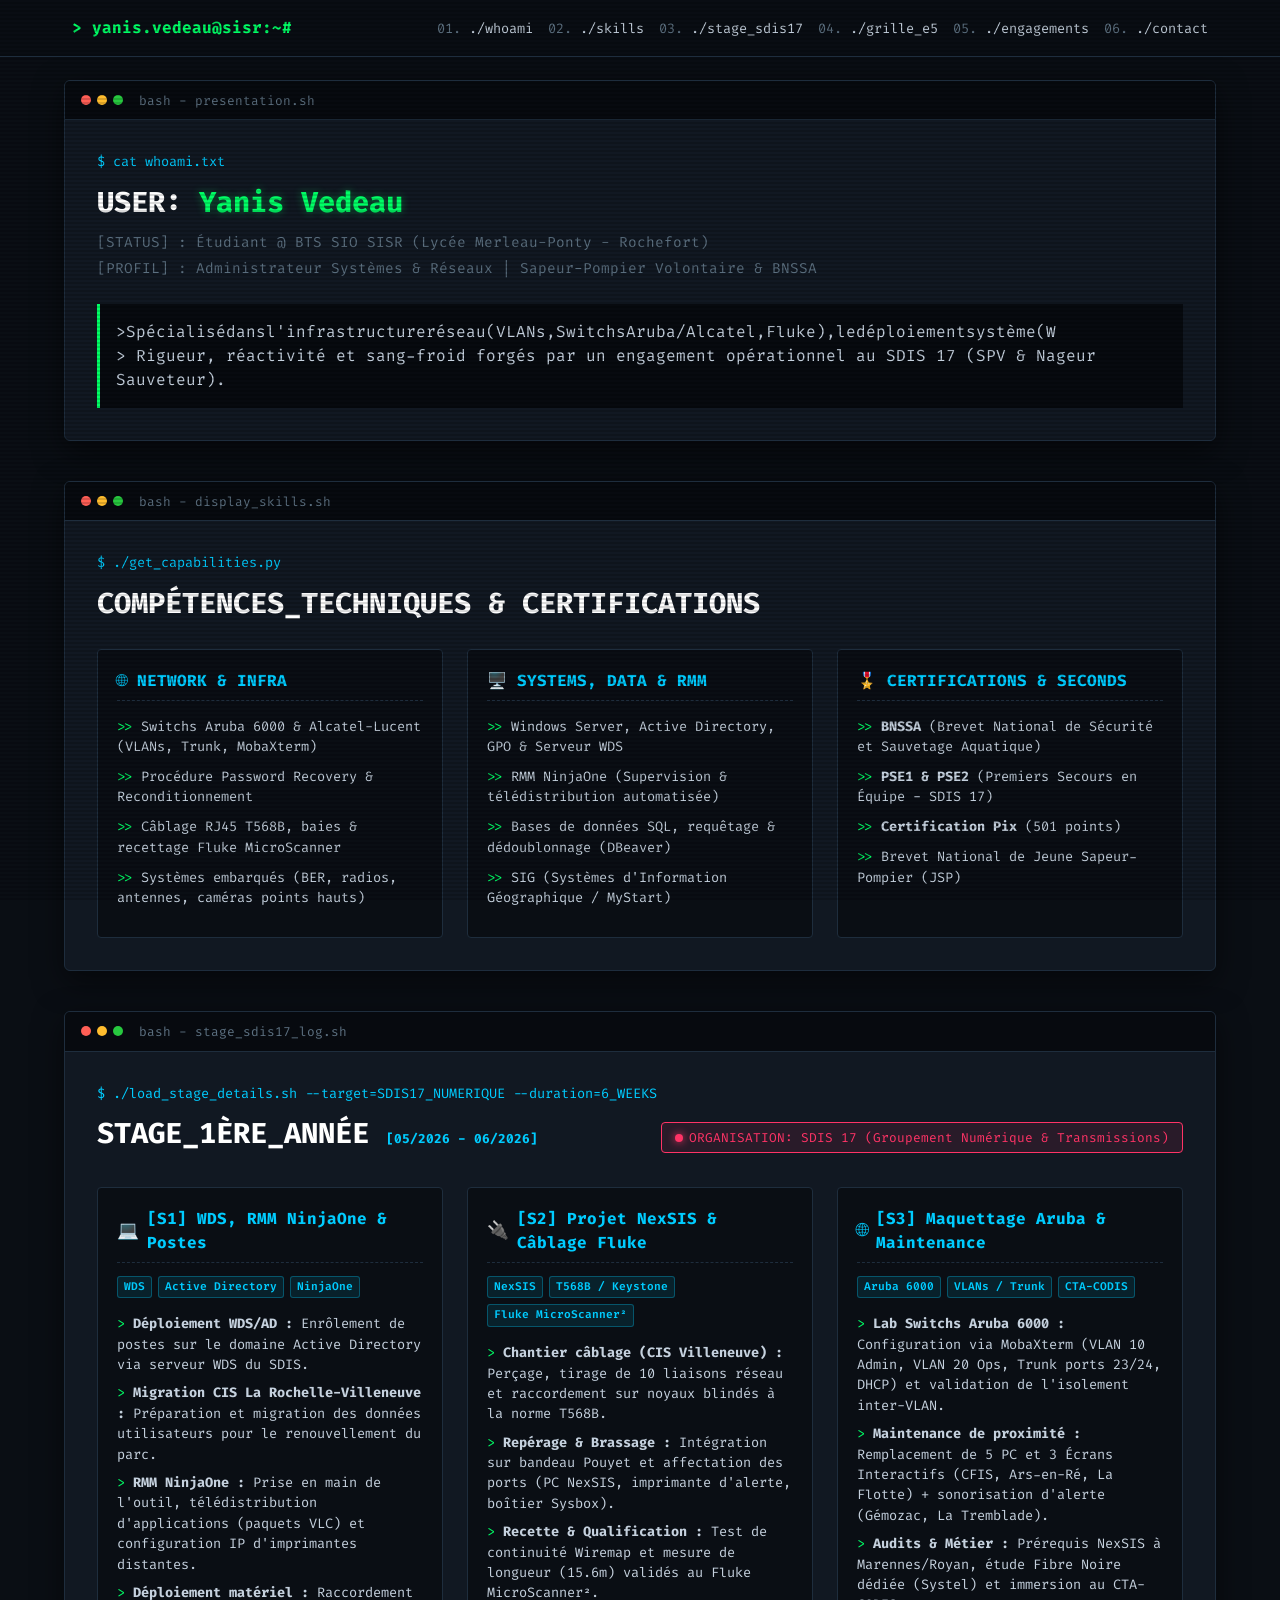
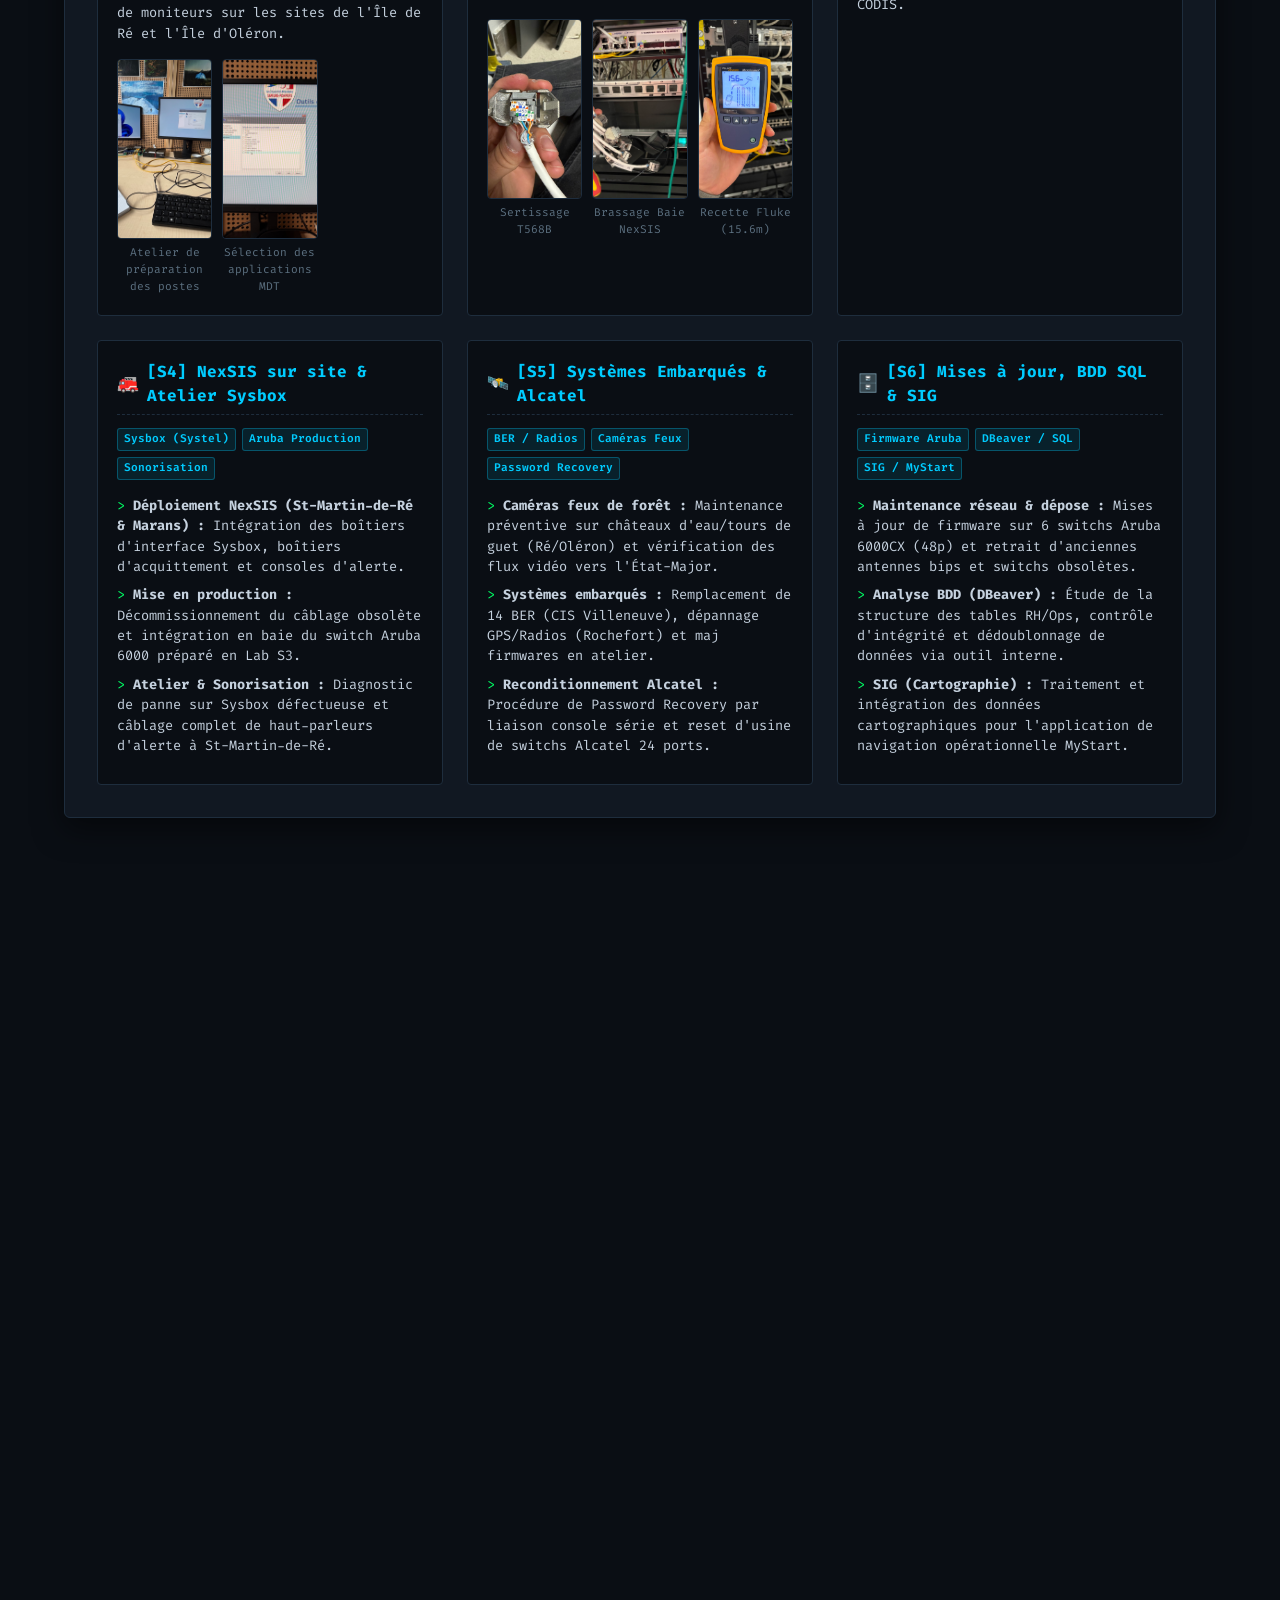
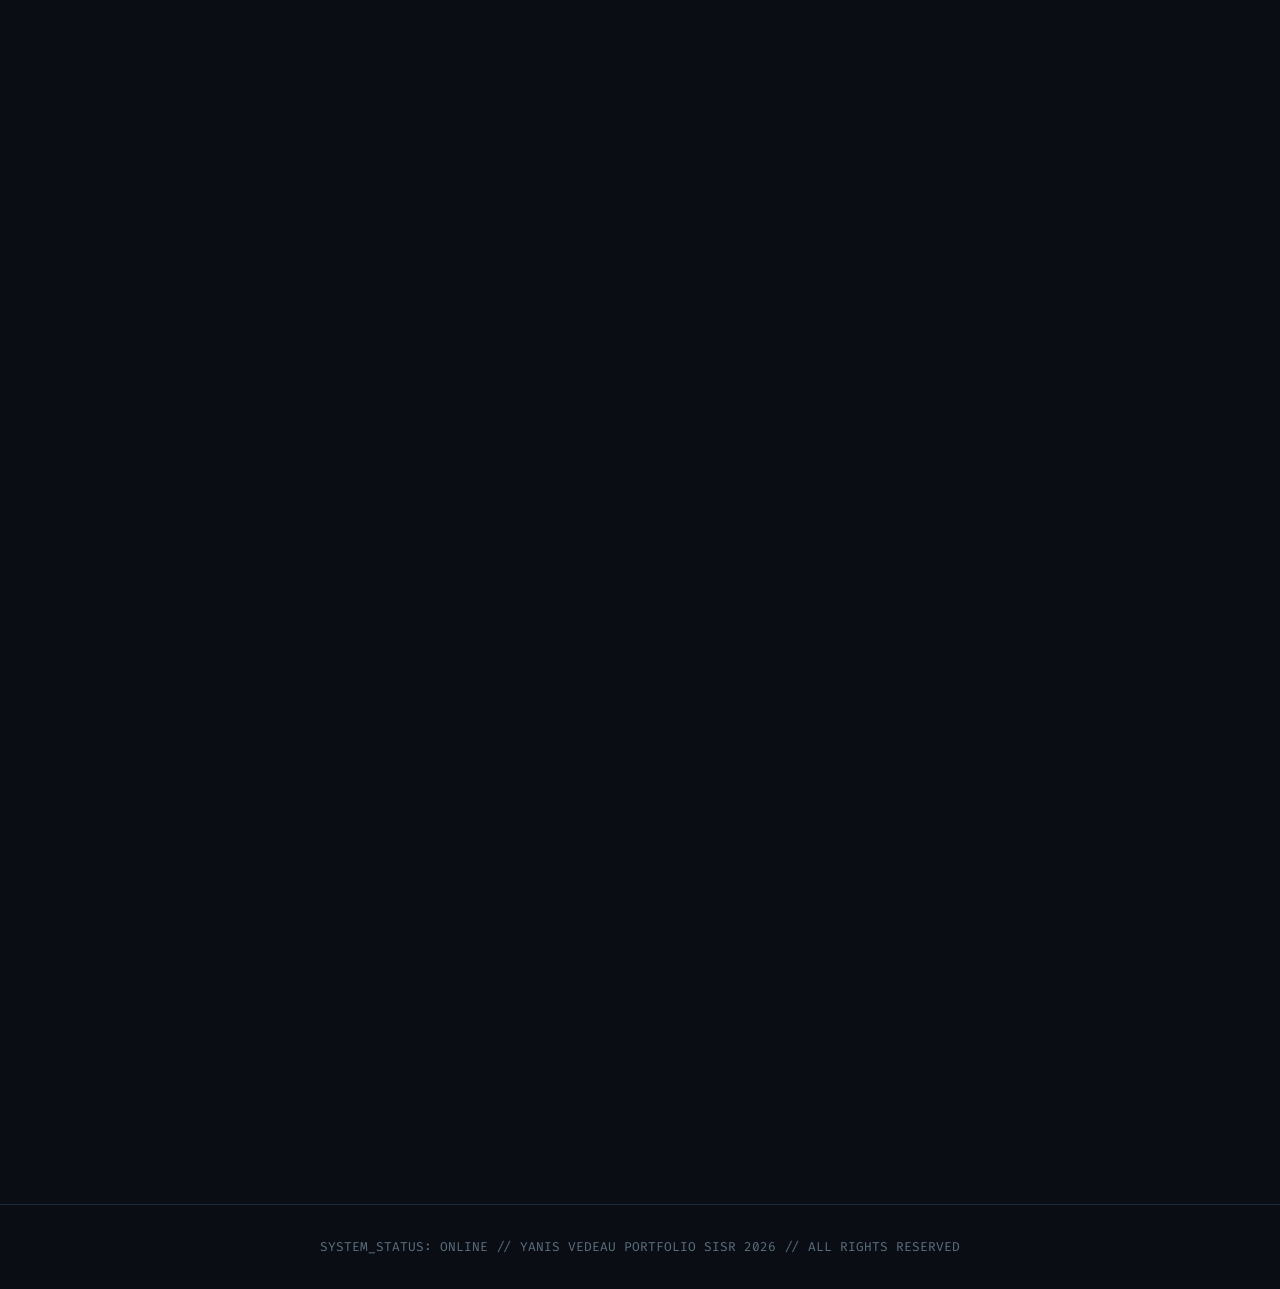
<file: PORTEFOLIO.html>
<!DOCTYPE html>
<html lang="fr">
<head>
    <meta charset="UTF-8">
    <meta name="viewport" content="width=device-width, initial-scale=1.0">
    <title>Yanis Vedeau // Portfolio BTS SIO SISR</title>
    <link rel="stylesheet" href="style.css">
    <link rel="preconnect" href="https://fonts.googleapis.com">
    <link rel="preconnect" href="https://fonts.gstatic.com" crossorigin>
    <link href="https://fonts.googleapis.com/css2?family=Fira+Code:wght@400;600;700&display=swap" rel="stylesheet">
</head>
<body>

    <div class="overlay"></div>

    <div id="image-modal" class="modal">
        <span class="modal-close">&times;</span>
        <img class="modal-content" id="modal-img" alt="Vue agrandie">
        <div id="modal-caption"></div>
    </div>

    <header>
        <nav>
            <div class="brand"><span class="blink">></span> yanis.vedeau@sisr:~#</div>
            <ul>
                <li><a href="#presentation"><span class="cmd-num">01.</span> ./whoami</a></li>
                <li><a href="#competences"><span class="cmd-num">02.</span> ./skills</a></li>
                <li><a href="#stage"><span class="cmd-num">03.</span> ./stage_sdis17</a></li>
                <li><a href="#tableau-e5"><span class="cmd-num">04.</span> ./grille_e5</a></li>
                <li><a href="#engagements"><span class="cmd-num">05.</span> ./engagements</a></li>
                <li><a href="#contact"><span class="cmd-num">06.</span> ./contact</a></li>
            </ul>
        </nav>
    </header>

    <main>
        <section id="presentation" class="terminal-card">
            <div class="card-header">
                <span class="dot red"></span>
                <span class="dot yellow"></span>
                <span class="dot green"></span>
                <span class="card-title">bash - presentation.sh</span>
            </div>
            <div class="card-body">
                <p class="prompt">$ cat whoami.txt</p>
                <h1>USER: <span class="neon-text">Yanis Vedeau</span></h1>
                <p class="role">[STATUS] : Étudiant @ BTS SIO SISR (Lycée Merleau-Ponty - Rochefort)</p>
                <p class="role">[PROFIL] : Administrateur Systèmes & Réseaux | Sapeur-Pompier Volontaire & BNSSA</p>
                <div class="console-box">
                    <p>> Spécialisé dans l'infrastructure réseau (VLANs, Switchs Aruba/Alcatel, Fluke), le déploiement système (WDS/AD, NinjaOne RMM) et l'administration de bases de données (SQL/DBeaver, SIG).</p>
                    <p>> Rigueur, réactivité et sang-froid forgés par un engagement opérationnel au SDIS 17 (SPV & Nageur Sauveteur).</p>
                </div>
            </div>
        </section>

        <section id="competences" class="terminal-card">
            <div class="card-header">
                <span class="dot red"></span>
                <span class="dot yellow"></span>
                <span class="dot green"></span>
                <span class="card-title">bash - display_skills.sh</span>
            </div>
            <div class="card-body">
                <p class="prompt">$ ./get_capabilities.py</p>
                <h2>COMPÉTENCES_TECHNIQUES & CERTIFICATIONS</h2>

                <div class="grid-skills">
                    <div class="skill-box">
                        <div class="skill-title">🌐 NETWORK & INFRA</div>
                        <ul>
                            <li>Switchs Aruba 6000 & Alcatel-Lucent (VLANs, Trunk, MobaXterm)</li>
                            <li>Procédure Password Recovery & Reconditionnement</li>
                            <li>Câblage RJ45 T568B, baies & recettage Fluke MicroScanner</li>
                            <li>Systèmes embarqués (BER, radios, antennes, caméras points hauts)</li>
                        </ul>
                    </div>

                    <div class="skill-box">
                        <div class="skill-title">🖥️ SYSTEMS, DATA & RMM</div>
                        <ul>
                            <li>Windows Server, Active Directory, GPO & Serveur WDS</li>
                            <li>RMM NinjaOne (Supervision & télédistribution automatisée)</li>
                            <li>Bases de données SQL, requêtage & dédoublonnage (DBeaver)</li>
                            <li>SIG (Systèmes d'Information Géographique / MyStart)</li>
                        </ul>
                    </div>

                    <div class="skill-box">
                        <div class="skill-title">🎖️ CERTIFICATIONS & SECONDS</div>
                        <ul>
                            <li><strong>BNSSA</strong> (Brevet National de Sécurité et Sauvetage Aquatique)</li>
                            <li><strong>PSE1 & PSE2</strong> (Premiers Secours en Équipe - SDIS 17)</li>
                            <li><strong>Certification Pix</strong> (501 points)</li>
                            <li>Brevet National de Jeune Sapeur-Pompier (JSP)</li>
                        </ul>
                    </div>
                </div>
            </div>
        </section>

        <section id="stage" class="terminal-card">
            <div class="card-header">
                <span class="dot red"></span>
                <span class="dot yellow"></span>
                <span class="dot green"></span>
                <span class="card-title">bash - stage_sdis17_log.sh</span>
            </div>
            <div class="card-body">
                <p class="prompt">$ ./load_stage_details.sh --target=SDIS17_NUMERIQUE --duration=6_WEEKS</p>
                
                <div class="stage-title-wrapper">
                    <h2>STAGE_1ÈRE_ANNÉE <span class="tag">[05/2026 - 06/2026]</span></h2>
                    <div class="sdis-badge">
                        <span class="pulse-dot"></span> ORGANISATION: SDIS 17 (Groupement Numérique & Transmissions)
                    </div>
                </div>

                <div class="grid-stage">
                    <div class="node-card highlight-border">
                        <div class="node-header">
                            <span class="icon">💻</span>
                            <span>[S1] WDS, RMM NinjaOne & Postes</span>
                        </div>
                        <div class="tech-tags">
                            <span class="tech-badge">WDS</span>
                            <span class="tech-badge">Active Directory</span>
                            <span class="tech-badge">NinjaOne</span>
                        </div>
                        <ul>
                            <li><strong>Déploiement WDS/AD :</strong> Enrôlement de postes sur le domaine Active Directory via serveur WDS du SDIS.</li>
                            <li><strong>Migration CIS La Rochelle-Villeneuve :</strong> Préparation et migration des données utilisateurs pour le renouvellement du parc.</li>
                            <li><strong>RMM NinjaOne :</strong> Prise en main de l'outil, télédistribution d'applications (paquets VLC) et configuration IP d'imprimantes distantes.</li>
                            <li><strong>Déploiement matériel :</strong> Raccordement de moniteurs sur les sites de l'Île de Ré et l'Île d'Oléron.</li>
                        </ul>
                        
                        <div class="media-grid">
                            <div class="media-preview">
                                <div class="img-container">
                                    <img src="assets/images/IMG_2946.jpg" alt="Atelier de préparation des postes" class="zoomable-img">
                                </div>
                                <span class="media-caption">Atelier de préparation des postes</span>
                            </div>
                            <div class="media-preview">
                                <div class="img-container">
                                    <img src="assets/images/IMG_2992.jpg" alt="Sélection des applications MDT" class="zoomable-img">
                                </div>
                                <span class="media-caption">Sélection des applications MDT</span>
                            </div>
                        </div>
                    </div>

                    <div class="node-card highlight-border">
                        <div class="node-header">
                            <span class="icon">🔌</span>
                            <span>[S2] Projet NexSIS & Câblage Fluke</span>
                        </div>
                        <div class="tech-tags">
                            <span class="tech-badge">NexSIS</span>
                            <span class="tech-badge">T568B / Keystone</span>
                            <span class="tech-badge">Fluke MicroScanner²</span>
                        </div>
                        <ul>
                            <li><strong>Chantier câblage (CIS Villeneuve) :</strong> Perçage, tirage de 10 liaisons réseau et raccordement sur noyaux blindés à la norme T568B.</li>
                            <li><strong>Repérage & Brassage :</strong> Intégration sur bandeau Pouyet et affectation des ports (PC NexSIS, imprimante d'alerte, boîtier Sysbox).</li>
                            <li><strong>Recette & Qualification :</strong> Test de continuité Wiremap et mesure de longueur (15.6m) validés au Fluke MicroScanner².</li>
                        </ul>
                        
                        <div class="media-grid">
                            <div class="media-preview">
                                <div class="img-container">
                                    <img src="assets/images/IMG_3050.jpg" alt="Raccordement noyau RJ45 T568B" class="zoomable-img">
                                </div>
                                <span class="media-caption">Sertissage T568B</span>
                            </div>
                            <div class="media-preview">
                                <div class="img-container">
                                    <img src="assets/images/IMG_3069.jpg" alt="Faisceau de câbles réseau avant brassage" class="zoomable-img">
                                </div>
                                <span class="media-caption">Brassage Baie NexSIS</span>
                            </div>
                            <div class="media-preview">
                                <div class="img-container">
                                    <img src="assets/images/IMG_3080.jpg" alt="Recette Fluke MicroScanner à 15.6m" class="zoomable-img">
                                </div>
                                <span class="media-caption">Recette Fluke (15.6m)</span>
                            </div>
                        </div>
                    </div>

                    <div class="node-card highlight-border">
                        <div class="node-header">
                            <span class="icon">🌐</span>
                            <span>[S3] Maquettage Aruba & Maintenance</span>
                        </div>
                        <div class="tech-tags">
                            <span class="tech-badge">Aruba 6000</span>
                            <span class="tech-badge">VLANs / Trunk</span>
                            <span class="tech-badge">CTA-CODIS</span>
                        </div>
                        <ul>
                            <li><strong>Lab Switchs Aruba 6000 :</strong> Configuration via MobaXterm (VLAN 10 Admin, VLAN 20 Ops, Trunk ports 23/24, DHCP) et validation de l'isolement inter-VLAN.</li>
                            <li><strong>Maintenance de proximité :</strong> Remplacement de 5 PC et 3 Écrans Interactifs (CFIS, Ars-en-Ré, La Flotte) + sonorisation d'alerte (Gémozac, La Tremblade).</li>
                            <li><strong>Audits & Métier :</strong> Prérequis NexSIS à Marennes/Royan, étude Fibre Noire dédiée (Systel) et immersion au CTA-CODIS.</li>
                        </ul>
                    </div>

                    <div class="node-card highlight-border">
                        <div class="node-header">
                            <span class="icon">🚒</span>
                            <span>[S4] NexSIS sur site & Atelier Sysbox</span>
                        </div>
                        <div class="tech-tags">
                            <span class="tech-badge">Sysbox (Systel)</span>
                            <span class="tech-badge">Aruba Production</span>
                            <span class="tech-badge">Sonorisation</span>
                        </div>
                        <ul>
                            <li><strong>Déploiement NexSIS (St-Martin-de-Ré & Marans) :</strong> Intégration des boîtiers d'interface Sysbox, boîtiers d'acquittement et consoles d'alerte.</li>
                            <li><strong>Mise en production :</strong> Décommissionnement du câblage obsolète et intégration en baie du switch Aruba 6000 préparé en Lab S3.</li>
                            <li><strong>Atelier & Sonorisation :</strong> Diagnostic de panne sur Sysbox défectueuse et câblage complet de haut-parleurs d'alerte à St-Martin-de-Ré.</li>
                        </ul>
                    </div>

                    <div class="node-card highlight-border">
                        <div class="node-header">
                            <span class="icon">🛰️</span>
                            <span>[S5] Systèmes Embarqués & Alcatel</span>
                        </div>
                        <div class="tech-tags">
                            <span class="tech-badge">BER / Radios</span>
                            <span class="tech-badge">Caméras Feux</span>
                            <span class="tech-badge">Password Recovery</span>
                        </div>
                        <ul>
                            <li><strong>Caméras feux de forêt :</strong> Maintenance préventive sur châteaux d'eau/tours de guet (Ré/Oléron) et vérification des flux vidéo vers l'État-Major.</li>
                            <li><strong>Systèmes embarqués :</strong> Remplacement de 14 BER (CIS Villeneuve), dépannage GPS/Radios (Rochefort) et maj firmwares en atelier.</li>
                            <li><strong>Reconditionnement Alcatel :</strong> Procédure de Password Recovery par liaison console série et reset d'usine de switchs Alcatel 24 ports.</li>
                        </ul>
                    </div>

                    <div class="node-card highlight-border">
                        <div class="node-header">
                            <span class="icon">🗄️</span>
                            <span>[S6] Mises à jour, BDD SQL & SIG</span>
                        </div>
                        <div class="tech-tags">
                            <span class="tech-badge">Firmware Aruba</span>
                            <span class="tech-badge">DBeaver / SQL</span>
                            <span class="tech-badge">SIG / MyStart</span>
                        </div>
                        <ul>
                            <li><strong>Maintenance réseau & dépose :</strong> Mises à jour de firmware sur 6 switchs Aruba 6000CX (48p) et retrait d'anciennes antennes bips et switchs obsolètes.</li>
                            <li><strong>Analyse BDD (DBeaver) :</strong> Étude de la structure des tables RH/Ops, contrôle d'intégrité et dédoublonnage de données via outil interne.</li>
                            <li><strong>SIG (Cartographie) :</strong> Traitement et intégration des données cartographiques pour l'application de navigation opérationnelle MyStart.</li>
                        </ul>
                    </div>
                </div>
            </div>
        </section>

        <section id="tableau-e5" class="terminal-card">
            <div class="card-header">
                <span class="dot red"></span>
                <span class="dot yellow"></span>
                <span class="dot green"></span>
                <span class="card-title">bash - matrix_e5.sh</span>
            </div>
            <div class="card-body">
                <p class="prompt">$ ./render_e5_grid.py --student="Yanis Vedeau"</p>
                <h2>TABLEAU_DE_SYNTHÈSE_E5 <span class="tag">[OPTION SISR]</span></h2>

                <div class="download-container">
                    <span>> DOCUMENT_OFFICIEL_JURY_E5.PDF</span>
                    <a href="assets/tableau-de-synthese-E5.pdf" class="cyber-btn" target="_blank" download>[DOWNLOAD_E5_GRID]</a>
                </div>

                <div class="table-wrapper">
                    <table class="cyber-table">
                        <thead>
                            <tr>
                                <th class="col-main">Réalisations Professionnelles</th>
                                <th>Période</th>
                                <th>Gérer le patrimoine</th>
                                <th>Incidents & Demandes</th>
                                <th>Présence en ligne</th>
                                <th>Mode projet</th>
                                <th>Service à dispo.</th>
                                <th>Dev. personnel</th>
                            </tr>
                        </thead>
                        <tbody>
                            <tr class="group-header">
                                <td colspan="8">// MISSION_STAGE_SDIS_17 (CARNET DE BORD 6 SEMAINES)</td>
                            </tr>
                            <tr>
                                <td class="text-left">S1 : Enrôlement WDS/AD, migration de données (CIS Villeneuve), télédistribution NinjaOne et installation de moniteurs</td>
                                <td>05/2026</td>
                                <td class="active-cell">[X]</td>
                                <td class="active-cell">[X]</td>
                                <td></td>
                                <td></td>
                                <td class="active-cell">[X]</td>
                                <td></td>
                            </tr>
                            <tr>
                                <td class="text-left">S2 : Câblage structure réseau NexSIS (10 prises RJ45 T568B, baie), recette au testeur Fluke MicroScanner²</td>
                                <td>05/2026</td>
                                <td class="active-cell">[X]</td>
                                <td></td>
                                <td></td>
                                <td class="active-cell">[X]</td>
                                <td class="active-cell">[X]</td>
                                <td></td>
                            </tr>
                            <tr>
                                <td class="text-left">S3 : Maquettage en Lab de switchs Aruba 6000 (VLANs/Trunk/MobaXterm), maintenance ENI/sonorisation et immersion CTA-CODIS</td>
                                <td>05/2026</td>
                                <td class="active-cell">[X]</td>
                                <td class="active-cell">[X]</td>
                                <td></td>
                                <td></td>
                                <td class="active-cell">[X]</td>
                                <td></td>
                            </tr>
                            <tr>
                                <td class="text-left">S4 : Intégration matérielle infrastructure NexSIS (Sysbox, boîtiers d'acquittement), mise en production Aruba et diagnostic atelier</td>
                                <td>06/2026</td>
                                <td class="active-cell">[X]</td>
                                <td class="active-cell">[X]</td>
                                <td></td>
                                <td></td>
                                <td class="active-cell">[X]</td>
                                <td></td>
                            </tr>
                            <tr>
                                <td class="text-left">S5 : Maintenance préventive/corrective équipements feux de forêt (caméras/points hauts), embarqués (BER/radios) et Password Recovery Alcatel</td>
                                <td>06/2026</td>
                                <td class="active-cell">[X]</td>
                                <td class="active-cell">[X]</td>
                                <td></td>
                                <td></td>
                                <td class="active-cell">[X]</td>
                                <td></td>
                            </tr>
                            <tr>
                                <td class="text-left">S6 : Mises à jour de firmwares switchs Aruba, analyse/dédoublonnage de tables SQL (DBeaver) et intégration de données SIG (MyStart)</td>
                                <td>06/2026</td>
                                <td class="active-cell">[X]</td>
                                <td class="active-cell">[X]</td>
                                <td></td>
                                <td class="active-cell">[X]</td>
                                <td class="active-cell">[X]</td>
                                <td></td>
                            </tr>

                            <tr class="group-header">
                                <td colspan="8">// MISSIONS_DEUXIÈME_ANNÉE</td>
                            </tr>
                            <tr>
                                <td colspan="8" class="locked-row">--- [LOCKED / PENDING_YEAR_2] ---</td>
                            </tr>
                        </tbody>
                    </table>
                </div>
            </div>
        </section>

        <section id="engagements" class="terminal-card">
            <div class="card-header">
                <span class="dot red"></span>
                <span class="dot yellow"></span>
                <span class="dot green"></span>
                <span class="card-title">bash - engagements.sh</span>
            </div>
            <div class="card-body">
                <p class="prompt">$ ./get_background.sh</p>
                <h2>ENGAGEMENTS & EXPÉRIENCES</h2>

                <div class="grid-stage">
                    <div class="node-card">
                        <div class="node-header">[SECOURS] Nageur Sauveteur SDIS 17</div>
                        <p class="role">Saisonnier (07/2026 - 08/2026)</p>
                        <ul>
                            <li>Surveillance des zones de baignade et sauvetage aquatique.</li>
                            <li>Application des gestes de premiers secours (PSE1/PSE2).</li>
                        </ul>
                    </div>

                    <div class="node-card">
                        <div class="node-header">[ENGAGEMENT] Sapeur-Pompier Volontaire</div>
                        <p class="role">CIS Rochefort (Depuis 07/2025)</p>
                        <ul>
                            <li>Opérationnel en secours à personne et incendie.</li>
                            <li>Brevet National de JSP obtenu après 3 ans de formation.</li>
                        </ul>
                    </div>

                    <div class="node-card">
                        <div class="node-header">[HONNEURS & ASSOCIATIF]</div>
                        <p class="role">Distinctions et Bénévolat</p>
                        <ul>
                            <li>Lauréat du Prix du Jeune Méritant (Ordre National du Mérite).</li>
                            <li>Bénévoles Cashless @ Stéréo Parc (Gestion terminaux NFC).</li>
                            <li>Volontaire Service National Universel (SNU).</li>
                        </ul>
                    </div>
                </div>
            </div>
        </section>

        <section id="contact" class="terminal-card">
            <div class="card-header">
                <span class="dot red"></span>
                <span class="dot yellow"></span>
                <span class="dot green"></span>
                <span class="card-title">bash - connect.sh</span>
            </div>
            <div class="card-body">
                <p class="prompt">$ ./ping_host.sh --user="Yanis Vedeau"</p>
                <h2>ME_CONTACTER</h2>
                <div class="contact-grid">
                    <p>📧 EMAIL    : <a href="mailto:yanis.vedeau@outlook.fr">yanis.vedeau@outlook.fr</a></p>
                    <p>📞 PHONE    : 06 04 10 64 97</p>
                    <p>📍 LOCATION : St-Agnant (17) | Permis B</p>
                    <p>🐙 GITHUB   : <a href="https://github.com/yanisvedeau-lgtm" target="_blank">github.com/yanisvedeau-Igtm</a></p>
                </div>
            </div>
        </section>
    </main>

    <footer>
        <p>SYSTEM_STATUS: ONLINE // YANIS VEDEAU PORTFOLIO SISR 2026 // ALL RIGHTS RESERVED</p>
    </footer>

    <script src="script.js"></script>
</body>
</html>
</file>
<file: style.css>
/* RESET & CORE CYBERPUNK STYLES */
* {
    margin: 0;
    padding: 0;
    box-sizing: border-box;
    font-family: 'Fira Code', monospace;
}

:root {
    --bg-color: #0a0e14;
    --card-bg: #111822;
    --card-border: #1e2d3d;
    --neon-green: #00ff66;
    --neon-blue: #00ccff;
    --neon-alert: #ff3366;
    --text-color: #c5d1de;
    --muted-text: #5c7080;
}

html {
    scroll-behavior: smooth;
}

body {
    background-color: var(--bg-color);
    color: var(--text-color);
    padding-top: 80px;
    line-height: 1.5;
}

/* LIGNES SCANLINE CRT */
.overlay {
    position: fixed;
    top: 0;
    left: 0;
    width: 100vw;
    height: 100vh;
    background: linear-gradient(rgba(18, 16, 16, 0) 50%, rgba(0, 0, 0, 0.25) 50%);
    background-size: 100% 4px;
    z-index: 9998;
    pointer-events: none;
    opacity: 0.6;
}

/* NAVIGATION */
header {
    position: fixed;
    top: 0;
    width: 100%;
    background: rgba(10, 14, 20, 0.95);
    border-bottom: 1px solid var(--card-border);
    backdrop-filter: blur(5px);
    z-index: 1000;
}

nav {
    max-width: 1200px;
    margin: 0 auto;
    display: flex;
    justify-content: space-between;
    align-items: center;
    padding: 1rem 2rem;
}

.brand {
    color: var(--neon-green);
    font-weight: bold;
}

.blink {
    animation: blinker 1s linear infinite;
}

@keyframes blinker {
    50% { opacity: 0; }
}

nav ul {
    display: flex;
    list-style: none;
    gap: 15px;
}

nav a {
    color: var(--text-color);
    text-decoration: none;
    font-size: 0.85rem;
    transition: color 0.2s;
}

nav a:hover {
    color: var(--neon-blue);
}

.cmd-num {
    color: var(--muted-text);
}

/* CARTE TERMINAL */
main {
    max-width: 1200px;
    margin: 0 auto;
    padding: 0 1.5rem;
}

.terminal-card {
    background-color: var(--card-bg);
    border: 1px solid var(--card-border);
    border-radius: 6px;
    margin-bottom: 2.5rem;
    box-shadow: 0 10px 30px rgba(0, 0, 0, 0.5);
    overflow: hidden;
    transition: transform 0.2s ease, border-color 0.2s ease, box-shadow 0.2s ease;
}

.terminal-card:hover {
    border-color: var(--neon-blue);
    box-shadow: 0 0 15px rgba(0, 204, 255, 0.2);
}

.card-header {
    background-color: #070a0f;
    padding: 0.6rem 1rem;
    display: flex;
    align-items: center;
    border-bottom: 1px solid var(--card-border);
}

.dot {
    width: 10px;
    height: 10px;
    border-radius: 50%;
    display: inline-block;
    margin-right: 6px;
}

.red { background-color: #ff5f56; }
.yellow { background-color: #ffbd2e; }
.green { background-color: #27c93f; }

.card-title {
    color: var(--muted-text);
    font-size: 0.8rem;
    margin-left: 10px;
}

.card-body {
    padding: 2rem;
}

.prompt {
    color: var(--neon-blue);
    margin-bottom: 0.5rem;
    font-size: 0.85rem;
}

h1, h2 {
    color: #ffffff;
    font-size: 1.8rem;
    margin-bottom: 0.5rem;
}

.neon-text {
    color: var(--neon-green);
    text-shadow: 0 0 8px rgba(0, 255, 102, 0.4);
}

.role {
    color: var(--muted-text);
    font-size: 0.9rem;
    margin-bottom: 0.3rem;
}

.console-box {
    margin-top: 1.5rem;
    padding: 1rem;
    background: #070a0f;
    border-left: 3px solid var(--neon-green);
    color: var(--text-color);
}

.tag {
    font-size: 0.8rem;
    color: var(--neon-blue);
}

.sdis-badge {
    display: inline-flex;
    align-items: center;
    background: rgba(255, 51, 102, 0.1);
    color: var(--neon-alert);
    border: 1px solid var(--neon-alert);
    padding: 0.3rem 0.8rem;
    font-size: 0.8rem;
    border-radius: 4px;
}

/* ENRICHISSEMENT VISUEL STAGE */
.stage-title-wrapper {
    display: flex;
    justify-content: space-between;
    align-items: center;
    flex-wrap: wrap;
    margin-bottom: 1.5rem;
    gap: 10px;
}

.pulse-dot {
    display: inline-block;
    width: 8px;
    height: 8px;
    background-color: var(--neon-alert);
    border-radius: 50%;
    margin-right: 6px;
    box-shadow: 0 0 8px var(--neon-alert);
    animation: pulse 1.5s infinite;
}

@keyframes pulse {
    0% { transform: scale(0.95); box-shadow: 0 0 0 0 rgba(255, 51, 102, 0.7); }
    70% { transform: scale(1); box-shadow: 0 0 0 8px rgba(255, 51, 102, 0); }
    100% { transform: scale(0.95); box-shadow: 0 0 0 0 rgba(255, 51, 102, 0); }
}

.highlight-border {
    position: relative;
    transition: transform 0.25s ease, border-color 0.25s ease, box-shadow 0.25s ease;
}

.highlight-border:hover {
    transform: translateY(-4px);
    border-color: var(--neon-blue);
    box-shadow: 0 6px 20px rgba(0, 204, 255, 0.15);
}

.node-header {
    display: flex;
    align-items: center;
    gap: 8px;
    color: var(--neon-blue);
    font-weight: bold;
    margin-bottom: 0.8rem;
    border-bottom: 1px dashed var(--card-border);
    padding-bottom: 0.4rem;
}

.node-header .icon {
    font-size: 1.1rem;
}

.tech-tags {
    display: flex;
    flex-wrap: wrap;
    gap: 6px;
    margin-bottom: 1rem;
}

.tech-badge {
    font-size: 0.7rem;
    background: rgba(0, 204, 255, 0.1);
    color: var(--neon-blue);
    border: 1px solid rgba(0, 204, 255, 0.3);
    padding: 2px 6px;
    border-radius: 3px;
    font-weight: 600;
}

/* GESTION DES GALERIES & APERCUS IMAGES */
.media-grid {
    display: grid;
    grid-template-columns: repeat(3, 1fr);
    gap: 10px;
    margin-top: 15px;
}

.media-preview {
    text-align: center;
}

.img-container {
    position: relative;
    width: 100%;
    height: 180px;
    overflow: hidden;
    border-radius: 4px;
    border: 1px solid var(--card-border);
    cursor: pointer;
    background-color: #070a0f;
}

.zoomable-img {
    width: 100%;
    height: 100%;
    object-fit: cover;
    object-position: center;
    display: block;
    transition: transform 0.3s ease, filter 0.3s ease;
}

.img-container:hover .zoomable-img {
    transform: scale(1.05);
    filter: brightness(0.7);
    border-color: var(--neon-green);
}

.img-container::after {
    content: "🔍 Zoom";
    position: absolute;
    top: 50%;
    left: 50%;
    transform: translate(-50%, -50%) scale(0.8);
    background: rgba(0, 0, 0, 0.85);
    color: var(--neon-green);
    border: 1px solid var(--neon-green);
    padding: 6px 12px;
    font-family: 'Fira Code', monospace;
    font-size: 12px;
    border-radius: 4px;
    opacity: 0;
    pointer-events: none;
    transition: all 0.3s ease;
    box-shadow: 0 0 10px rgba(0, 255, 102, 0.4);
}

.img-container:hover::after {
    opacity: 1;
    transform: translate(-50%, -50%) scale(1);
}

.media-caption {
    display: block;
    font-size: 0.7rem;
    color: var(--muted-text);
    margin-top: 6px;
}

/* MODAL / LIGHTBOX POUR LES IMAGES */
.modal {
    display: none;
    position: fixed;
    top: 0;
    left: 0;
    width: 100vw;
    height: 100vh;
    background-color: rgba(7, 10, 15, 0.92);
    backdrop-filter: blur(8px);
    z-index: 10000;
    justify-content: center;
    align-items: center;
    flex-direction: column;
}

.modal-container {
    position: relative;
    display: flex;
    align-items: center;
    justify-content: center;
    max-width: 80vw;
    max-height: 80vh;
}

.modal-content {
    max-width: 100%;
    max-height: 80vh;
    border: 2px solid var(--neon-green);
    box-shadow: 0 0 25px rgba(0, 255, 102, 0.3);
    border-radius: 4px;
    object-fit: contain;
}

.nav-btn {
    background-color: rgba(0, 0, 0, 0.8);
    color: var(--neon-green);
    border: 2px solid var(--neon-green);
    font-size: 24px;
    padding: 12px 16px;
    cursor: pointer;
    position: absolute;
    top: 50%;
    transform: translateY(-50%);
    z-index: 1010;
    transition: all 0.2s ease-in-out;
}

.nav-btn:hover {
    background-color: var(--neon-green);
    color: #000000;
    box-shadow: 0 0 10px var(--neon-green);
}

.prev-btn { left: 15px; }
.next-btn { right: 15px; }

#modal-caption {
    margin-top: 15px;
    color: var(--neon-green);
    text-align: center;
    font-size: 0.9rem;
}

.modal-close {
    position: absolute;
    top: 20px;
    right: 35px;
    color: var(--neon-alert);
    font-size: 40px;
    font-weight: bold;
    cursor: pointer;
    z-index: 1011;
    transition: 0.2s;
}

.modal-close:hover {
    color: #ffffff;
    text-shadow: 0 0 10px var(--neon-alert);
}

/* COMPETENCES GRID */
.grid-skills {
    display: grid;
    grid-template-columns: repeat(auto-fit, minmax(300px, 1fr));
    gap: 1.5rem;
    margin-top: 1.5rem;
}

.skill-box {
    background: #0a0e14;
    border: 1px solid var(--card-border);
    padding: 1.2rem;
    border-radius: 4px;
}

.skill-title {
    color: var(--neon-blue);
    font-weight: bold;
    margin-bottom: 1rem;
    border-bottom: 1px dashed var(--card-border);
    padding-bottom: 0.4rem;
}

.skill-box ul {
    list-style: none;
}

.skill-box li {
    font-size: 0.85rem;
    margin-bottom: 0.6rem;
}

.skill-box li::before {
    content: ">> ";
    color: var(--neon-green);
}

/* STAGE & ENGAGEMENT GRID */
.grid-stage {
    display: grid;
    grid-template-columns: repeat(auto-fit, minmax(280px, 1fr));
    gap: 1.5rem;
}

.node-card {
    background: #0a0e14;
    border: 1px solid var(--card-border);
    padding: 1.2rem;
    border-radius: 4px;
}

.node-card ul {
    list-style: none;
}

.node-card li {
    font-size: 0.85rem;
    margin-bottom: 0.5rem;
}

.node-card li::before {
    content: "> ";
    color: var(--neon-green);
}

/* TABLEAU E5 CYBERPUNK STANDALONE */
.download-container {
    display: flex;
    justify-content: space-between;
    align-items: center;
    background: #070a0f;
    padding: 1rem;
    border: 1px solid var(--card-border);
    margin-bottom: 1.5rem;
    flex-wrap: wrap;
    gap: 10px;
}

.cyber-btn {
    background: transparent;
    color: var(--neon-green);
    border: 1px solid var(--neon-green);
    padding: 0.5rem 1rem;
    text-decoration: none;
    font-weight: bold;
    transition: all 0.2s;
}

.cyber-btn:hover {
    background: var(--neon-green);
    color: #000000;
    box-shadow: 0 0 10px rgba(0, 255, 102, 0.5);
}

.cyber-filter-input {
    background: #0a0e14;
    border: 1px solid var(--neon-blue);
    color: var(--neon-green);
    padding: 0.5rem 1rem;
    font-family: 'Fira Code', monospace;
    font-size: 0.8rem;
    border-radius: 4px;
    outline: none;
    width: 280px;
    transition: box-shadow 0.25s ease;
}

.cyber-filter-input:focus {
    box-shadow: 0 0 10px rgba(0, 204, 255, 0.4);
}

.table-wrapper {
    overflow-x: auto;
}

.cyber-table {
    width: 100%;
    border-collapse: collapse;
    font-size: 0.8rem;
    background: #070a0f;
    min-width: 850px;
}

.cyber-table th, .cyber-table td {
    border: 1px solid var(--card-border);
    padding: 10px;
    text-align: center;
}

.cyber-table th {
    background: #111822;
    color: var(--neon-blue);
}

.cyber-table .col-main {
    text-align: left;
    width: 30%;
}

.cyber-table .text-left {
    text-align: left;
}

.group-header td {
    background: #121c2b;
    color: var(--neon-green);
    text-align: left;
    font-weight: bold;
}

.active-cell {
    color: var(--neon-green);
    font-weight: bold;
    text-shadow: 0 0 5px rgba(0, 255, 102, 0.5);
}

.locked-row {
    color: var(--muted-text);
    font-style: italic;
}

/* STRUCTURE COMPLÈTE STYLE EXCEL POUR MATRICE E5 */
.excel-wrapper {
    overflow-x: auto;
    margin-top: 1.5rem;
    background-color: #070a0f;
    padding: 10px;
    border-radius: 6px;
    border: 1px solid var(--card-border);
}

.excel-table {
    border-collapse: collapse;
    width: 100%;
    font-family: 'Fira Code', 'Consolas', monospace;
    font-size: 0.8rem;
    color: var(--text-color);
    border: 2px solid var(--neon-green);
}

.excel-table th, .excel-table td {
    border: 1px solid var(--card-border);
    padding: 8px;
    text-align: center;
}

.excel-diagonal {
    position: relative;
    width: 320px;
    height: 140px;
    background: linear-gradient(to top right, transparent calc(50% - 1px), var(--card-border) 50%, transparent calc(50% + 1px));
    text-align: left !important;
    vertical-align: top;
    padding: 0 !important;
}

.diag-top {
    position: absolute;
    top: 8px;
    right: 8px;
    font-weight: bold;
    color: var(--neon-blue);
    font-size: 0.75rem;
}

.diag-bottom {
    position: absolute;
    bottom: 8px;
    left: 8px;
    font-weight: bold;
    color: var(--muted-text);
    font-size: 0.75rem;
}

.v-header {
    height: 140px;
    white-space: nowrap;
    vertical-align: bottom;
    padding-bottom: 15px !important;
    background-color: #111822;
}

.v-header > span {
    writing-mode: vertical-rl;
    transform: rotate(180deg);
    text-align: left;
    font-weight: bold;
    color: #ffffff;
    letter-spacing: 0.5px;
}

.excel-section td {
    background-color: #121c2b;
    color: var(--neon-green);
    font-weight: bold;
    text-align: left;
    text-transform: uppercase;
    font-size: 0.75rem;
    letter-spacing: 1px;
}

.excel-cell-title {
    text-align: left !important;
    color: #ffffff;
    line-height: 1.4;
    min-width: 280px;
}

.excel-cell-title small {
    color: var(--muted-text);
    display: block;
    margin-top: 3px;
}

.excel-date {
    white-space: nowrap;
    color: var(--muted-text);
    font-size: 0.75rem;
}

.excel-x {
    color: var(--neon-green) !important;
    font-weight: 900;
    font-size: 1.2rem;
    background-color: rgba(0, 255, 102, 0.05);
    text-shadow: 0 0 5px rgba(0, 255, 102, 0.5);
}

/* CONTACT */
.contact-grid p {
    margin-bottom: 0.8rem;
}

.contact-grid a {
    color: var(--neon-green);
    text-decoration: none;
}

.contact-grid a:hover {
    text-decoration: underline;
}

/* FOOTER */
footer {
    text-align: center;
    padding: 2rem;
    color: var(--muted-text);
    font-size: 0.8rem;
    border-top: 1px solid var(--card-border);
}

/* BARRE DE DÉFILEMENT SOMBRE (SCROLLBAR) */
::-webkit-scrollbar {
    width: 8px;
    height: 8px;
}

::-webkit-scrollbar-track {
    background: var(--bg-color);
}

::-webkit-scrollbar-thumb {
    background: var(--card-border);
    border-radius: 4px;
}

::-webkit-scrollbar-thumb:hover {
    background: var(--neon-blue);
}

/* RESPONSIVE */
@media (max-width: 768px) {
    nav {
        flex-direction: column;
        gap: 10px;
    }

    body {
        padding-top: 130px;
    }

    .download-container {
        flex-direction: column;
        align-items: flex-start;
    }

    .media-grid {
        grid-template-columns: 1fr;
    }

    .modal-container {
        max-width: 95vw;
    }
}
</file>
